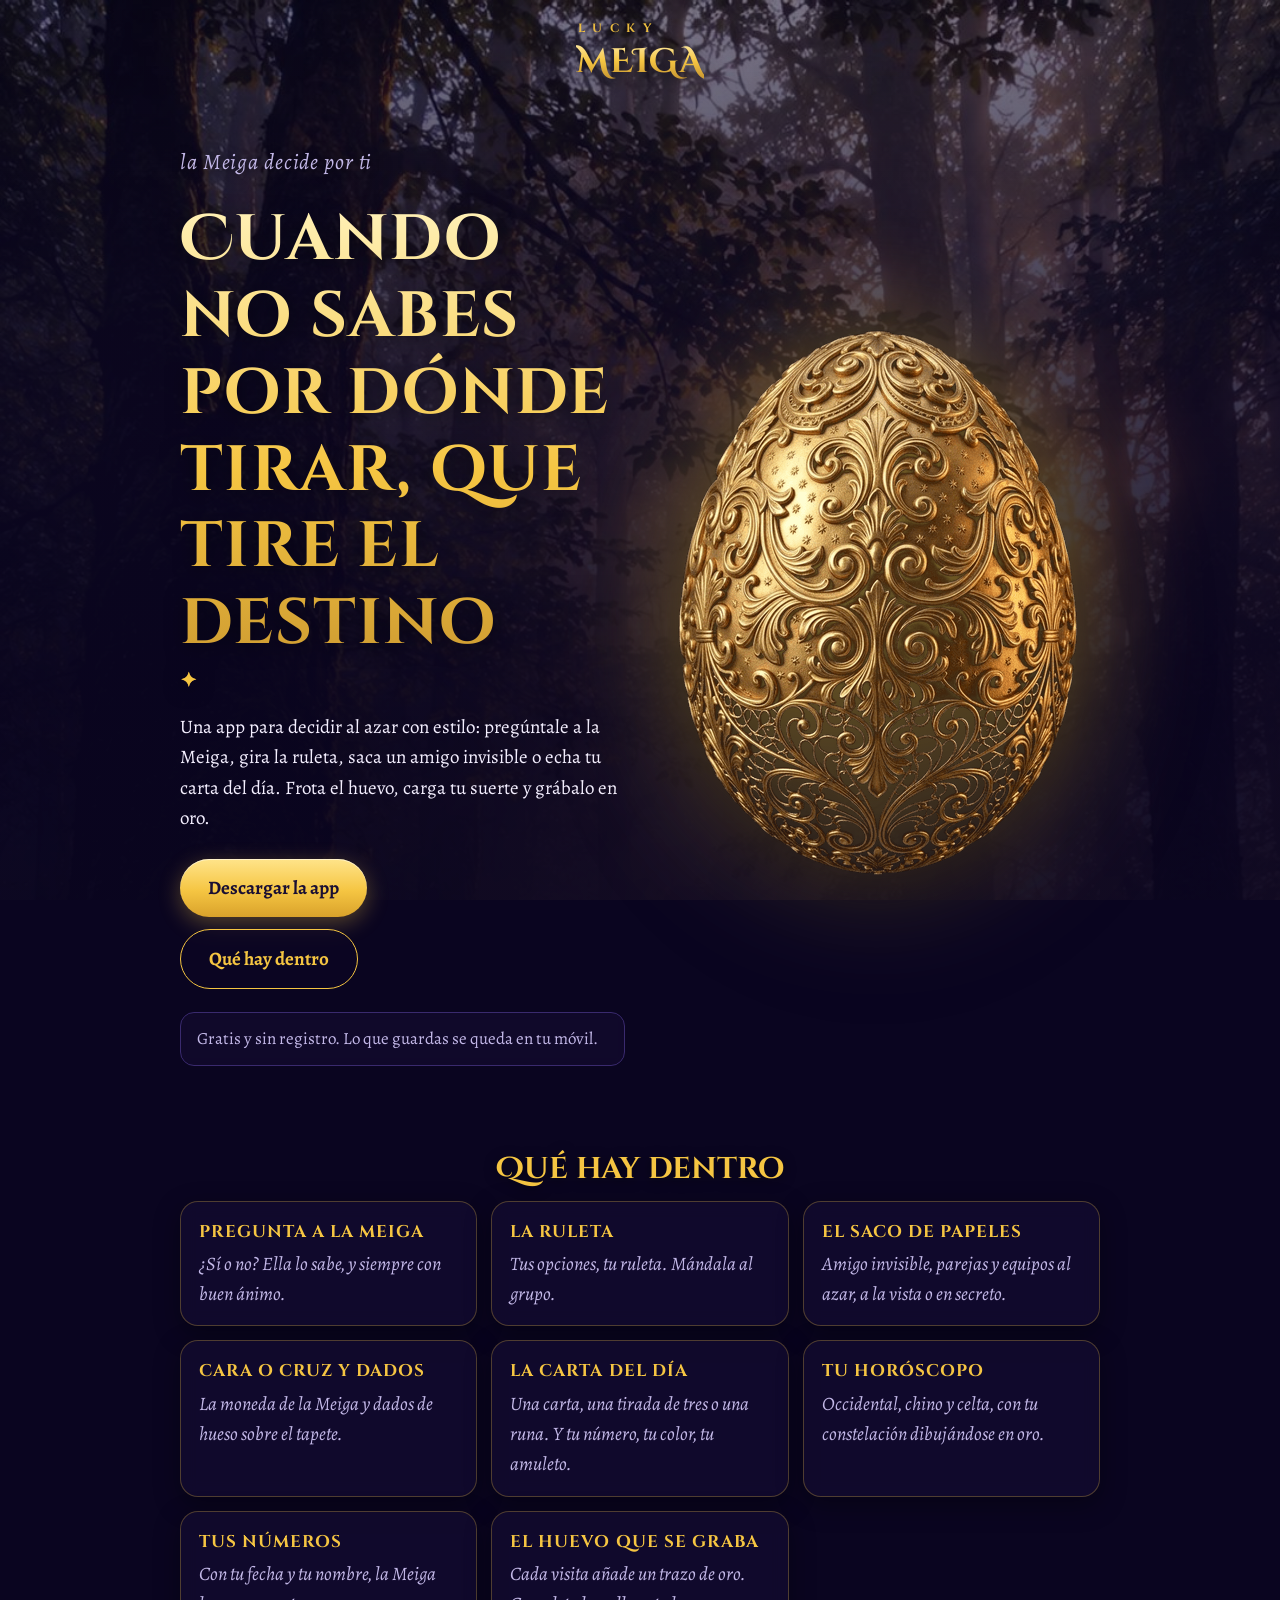
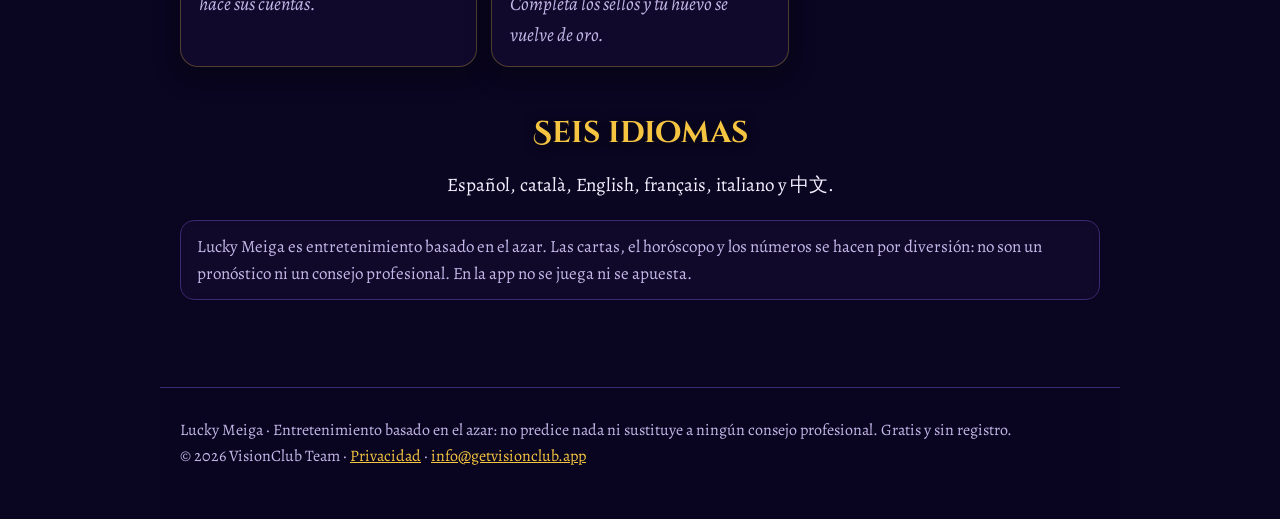
<file: index.html>
<!doctype html>
<html lang="es"><head><meta charset="utf-8"><meta name="viewport" content="width=device-width,initial-scale=1">
<title>Lucky Meiga · Que decida la suerte</title><meta name="description" content="Ruleta, sí o no, amigo invisible, dados, carta del día y horóscopo. La Meiga decide por ti. Gratis y sin registro.">
<meta property="og:title" content="Lucky Meiga · Que decida la suerte"><meta property="og:description" content="Ruleta, sí o no, amigo invisible, dados, carta del día y horóscopo. La Meiga decide por ti. Gratis y sin registro."><meta property="og:type" content="website">
<meta property="og:url" content="https://luckymeiga.com/"><meta property="og:image" content="https://luckymeiga.com/img/og.png">
<meta name="twitter:card" content="summary_large_image"><meta name="theme-color" content="#120a26">
<link rel="icon" href="/img/icono.png"><link rel="apple-touch-icon" href="/img/icono.png">
<link rel="preconnect" href="https://fonts.googleapis.com"><link rel="preconnect" href="https://fonts.gstatic.com" crossorigin>
<link href="https://fonts.googleapis.com/css2?family=Alegreya:ital,wght@0,500;0,700;1,500&family=Cinzel+Decorative:wght@700&family=Cinzel:wght@700&display=swap" rel="stylesheet">
<style>
:root{--fondo:#120a26;--oro:#f5c542;--texto:#f4efff;--suave:#c3b8e8;--tarjeta:#1d1442;--borde:#3a2a6e}
*{box-sizing:border-box}html{-webkit-text-size-adjust:100%}
body{margin:0;background:radial-gradient(120% 60% at 50% 0%,#2a1c63 0%,#150d33 45%,#0a0520 100%) fixed;color:var(--texto);font:19px/1.6 'Alegreya',Georgia,serif}
a{color:var(--oro)}
header{display:flex;align-items:center;justify-content:space-between;max-width:960px;margin:0 auto;padding:18px 20px}
header a.marca{font-family:'Cinzel Decorative',Georgia,serif;color:var(--oro);text-decoration:none;font-size:22px;letter-spacing:.05em}
nav a{margin-left:18px;color:var(--suave);text-decoration:none;font-size:17px}
main{max-width:960px;margin:0 auto;padding:10px 20px 70px}
h1,h2,h3{font-family:'Cinzel Decorative',Georgia,serif;color:var(--oro);line-height:1.2;font-weight:700}
h1{font-size:clamp(34px,7vw,64px);margin:.2em 0}
h2{font-size:clamp(22px,4vw,30px);margin:1.6em 0 .4em}
.hero{display:grid;grid-template-columns:1fr 1fr;gap:30px;align-items:center;padding:20px 0}
.hero img{width:100%;max-width:420px;justify-self:center;filter:drop-shadow(0 0 50px rgba(245,197,66,.35))}
.sub{font-style:italic;color:var(--suave);font-size:22px}
.boton{display:inline-block;background:var(--oro);color:#1a0f33;text-decoration:none;font-weight:700;padding:14px 28px;border-radius:999px;margin:6px 10px 6px 0;font-size:19px}
.boton.sec{background:transparent;color:var(--oro);border:1px solid var(--oro)}
.rejilla{display:grid;grid-template-columns:repeat(auto-fit,minmax(260px,1fr));gap:14px;margin-top:14px}
.tarjeta{background:var(--tarjeta);border:1px solid var(--borde);border-radius:18px;padding:16px 18px}
.tarjeta b{display:block;color:var(--oro);font-family:'Cinzel',Georgia,serif;letter-spacing:.06em;font-size:17px;text-transform:uppercase;margin-bottom:4px}
.tarjeta span{color:var(--suave);font-style:italic}
.centro{text-align:center}
footer{max-width:960px;margin:0 auto;padding:30px 20px 50px;color:var(--suave);font-size:16px;border-top:1px solid var(--borde)}
.aviso{background:#ffffff0d;border:1px solid var(--borde);border-radius:14px;padding:12px 16px;color:var(--suave);font-size:17px}
@media(max-width:720px){.hero{grid-template-columns:1fr;text-align:center}nav a{margin-left:12px}}
</style><link rel="stylesheet" href="/estilo.css"></head><body>
<header><a class="marca" href="/" aria-label="Lucky Meiga"><small>LUCKY</small><b>MEIGA</b></a><nav><a href="/privacidad/">Privacidad</a><a href="mailto:info@getvisionclub.app">Contacto</a></nav></header>

<main><section class="hero"><div><p class="sub">la Meiga decide por ti</p><h1>Cuando no sabes por dónde tirar, que tire el destino</h1>
<p>Una app para decidir al azar con estilo: pregúntale a la Meiga, gira la ruleta, saca un amigo invisible o echa tu carta del día. Frota el huevo, carga tu suerte y grábalo en oro.</p>
<div id="descargas"><a class="boton" id="b-ios" href="/app/">Descargar la app</a></div><a class="boton sec" href="#que">Qué hay dentro</a><p class="aviso">Gratis y sin registro. Lo que guardas se queda en tu móvil.</p></div>
<img src="/img/huevo-oro.png" alt="El huevo de oro de Lucky Meiga"></section>
<h2 id="que" class="centro">Qué hay dentro</h2>
<div class="rejilla">
<div class="tarjeta"><b>Pregunta a la Meiga</b><span>¿Sí o no? Ella lo sabe, y siempre con buen ánimo.</span></div>
<div class="tarjeta"><b>La ruleta</b><span>Tus opciones, tu ruleta. Mándala al grupo.</span></div>
<div class="tarjeta"><b>El saco de papeles</b><span>Amigo invisible, parejas y equipos al azar, a la vista o en secreto.</span></div>
<div class="tarjeta"><b>Cara o cruz y dados</b><span>La moneda de la Meiga y dados de hueso sobre el tapete.</span></div>
<div class="tarjeta"><b>La carta del día</b><span>Una carta, una tirada de tres o una runa. Y tu número, tu color, tu amuleto.</span></div>
<div class="tarjeta"><b>Tu horóscopo</b><span>Occidental, chino y celta, con tu constelación dibujándose en oro.</span></div>
<div class="tarjeta"><b>Tus números</b><span>Con tu fecha y tu nombre, la Meiga hace sus cuentas.</span></div>
<div class="tarjeta"><b>El huevo que se graba</b><span>Cada visita añade un trazo de oro. Completa los sellos y tu huevo se vuelve de oro.</span></div>
</div>
<h2 class="centro">Seis idiomas</h2><p class="centro">Español, català, English, français, italiano y 中文.</p>
<p class="aviso">Lucky Meiga es entretenimiento basado en el azar. Las cartas, el horóscopo y los números se hacen por diversión: no son un pronóstico ni un consejo profesional. En la app no se juega ni se apuesta.</p>
</main><footer>Lucky Meiga · Entretenimiento basado en el azar: no predice nada ni sustituye a ningún consejo profesional. Gratis y sin registro.
<br>© 2026 VisionClub Team · <a href="/privacidad/">Privacidad</a> · <a href="mailto:info@getvisionclub.app">info@getvisionclub.app</a></footer></body></html><script src="/tiendas.js"></script>
</file>
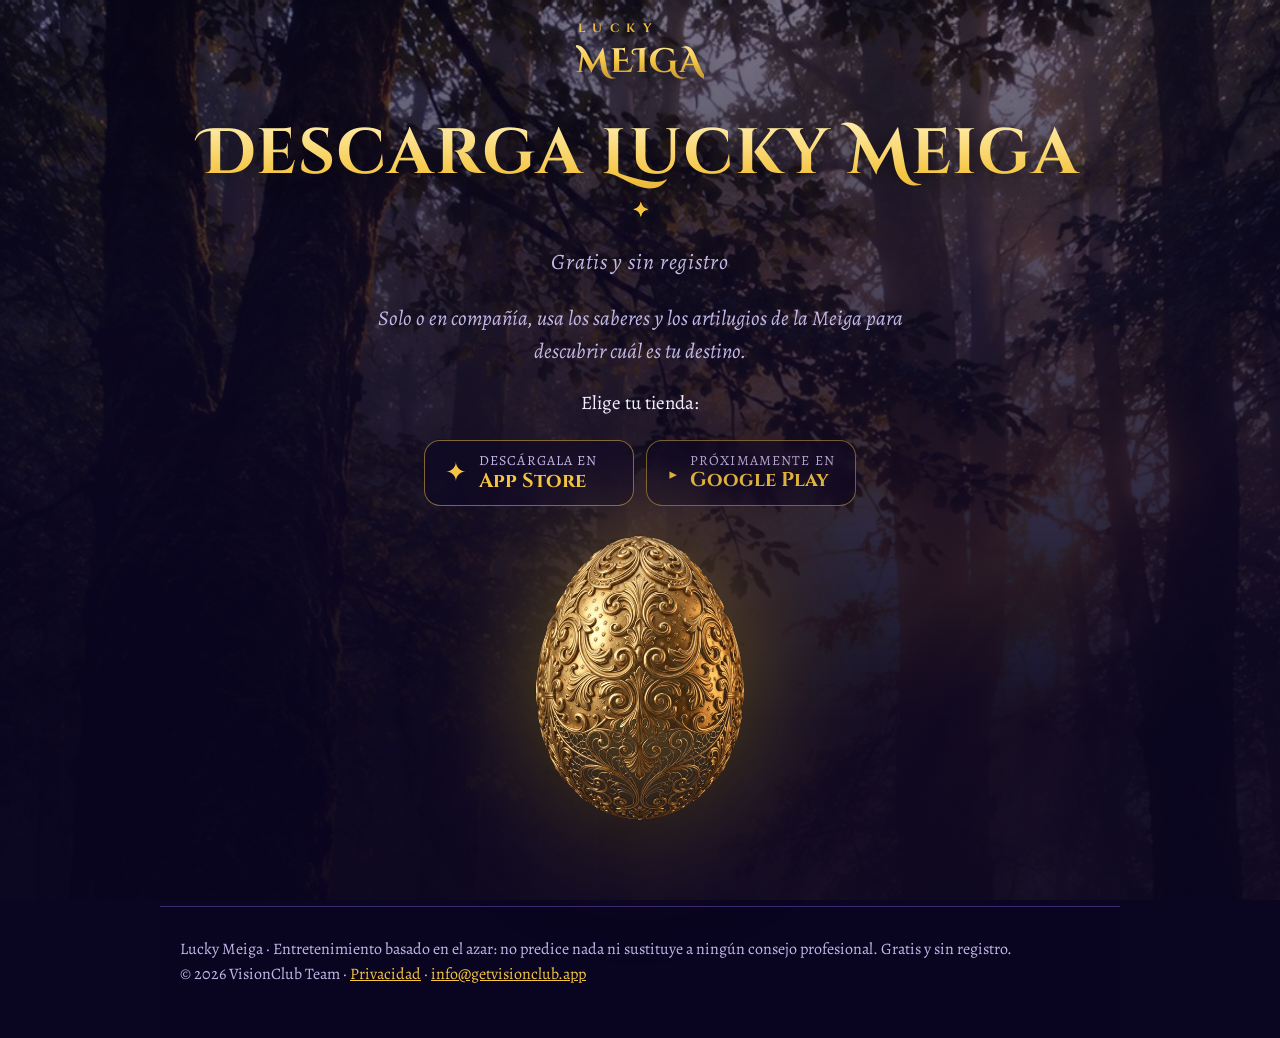
<file: app/index.html>
<!doctype html>
<html lang="es"><head><meta charset="utf-8"><meta name="viewport" content="width=device-width,initial-scale=1">
<title>Descargar Lucky Meiga</title><meta name="description" content="Descarga Lucky Meiga, gratis y sin registro.">
<meta property="og:title" content="Descargar Lucky Meiga"><meta property="og:description" content="Descarga Lucky Meiga, gratis y sin registro."><meta property="og:type" content="website">
<meta property="og:url" content="https://luckymeiga.com/app/"><meta property="og:image" content="https://luckymeiga.com/img/og.png">
<meta name="twitter:card" content="summary_large_image"><meta name="theme-color" content="#120a26">
<link rel="icon" href="/img/icono.png"><link rel="apple-touch-icon" href="/img/icono.png">
<link rel="preconnect" href="https://fonts.googleapis.com"><link rel="preconnect" href="https://fonts.gstatic.com" crossorigin>
<link href="https://fonts.googleapis.com/css2?family=Alegreya:ital,wght@0,500;0,700;1,500&family=Cinzel+Decorative:wght@700&family=Cinzel:wght@700&display=swap" rel="stylesheet">
<style>
:root{--fondo:#120a26;--oro:#f5c542;--texto:#f4efff;--suave:#c3b8e8;--tarjeta:#1d1442;--borde:#3a2a6e}
*{box-sizing:border-box}html{-webkit-text-size-adjust:100%}
body{margin:0;background:radial-gradient(120% 60% at 50% 0%,#2a1c63 0%,#150d33 45%,#0a0520 100%) fixed;color:var(--texto);font:19px/1.6 'Alegreya',Georgia,serif}
a{color:var(--oro)}
header{display:flex;align-items:center;justify-content:space-between;max-width:960px;margin:0 auto;padding:18px 20px}
header a.marca{font-family:'Cinzel Decorative',Georgia,serif;color:var(--oro);text-decoration:none;font-size:22px;letter-spacing:.05em}
nav a{margin-left:18px;color:var(--suave);text-decoration:none;font-size:17px}
main{max-width:960px;margin:0 auto;padding:10px 20px 70px}
h1,h2,h3{font-family:'Cinzel Decorative',Georgia,serif;color:var(--oro);line-height:1.2;font-weight:700}
h1{font-size:clamp(34px,7vw,64px);margin:.2em 0}
h2{font-size:clamp(22px,4vw,30px);margin:1.6em 0 .4em}
.hero{display:grid;grid-template-columns:1fr 1fr;gap:30px;align-items:center;padding:20px 0}
.hero img{width:100%;max-width:420px;justify-self:center;filter:drop-shadow(0 0 50px rgba(245,197,66,.35))}
.sub{font-style:italic;color:var(--suave);font-size:22px}
.boton{display:inline-block;background:var(--oro);color:#1a0f33;text-decoration:none;font-weight:700;padding:14px 28px;border-radius:999px;margin:6px 10px 6px 0;font-size:19px}
.boton.sec{background:transparent;color:var(--oro);border:1px solid var(--oro)}
.rejilla{display:grid;grid-template-columns:repeat(auto-fit,minmax(260px,1fr));gap:14px;margin-top:14px}
.tarjeta{background:var(--tarjeta);border:1px solid var(--borde);border-radius:18px;padding:16px 18px}
.tarjeta b{display:block;color:var(--oro);font-family:'Cinzel',Georgia,serif;letter-spacing:.06em;font-size:17px;text-transform:uppercase;margin-bottom:4px}
.tarjeta span{color:var(--suave);font-style:italic}
.centro{text-align:center}
footer{max-width:960px;margin:0 auto;padding:30px 20px 50px;color:var(--suave);font-size:16px;border-top:1px solid var(--borde)}
.aviso{background:#ffffff0d;border:1px solid var(--borde);border-radius:14px;padding:12px 16px;color:var(--suave);font-size:17px}
@media(max-width:720px){.hero{grid-template-columns:1fr;text-align:center}nav a{margin-left:12px}}
</style><link rel="stylesheet" href="/estilo.css"></head><body>
<header><a class="marca" href="/" aria-label="Lucky Meiga"><small>LUCKY</small><b>MEIGA</b></a><nav><a href="/privacidad/">Privacidad</a><a href="mailto:info@getvisionclub.app">Contacto</a></nav></header>

<main class="centro"><h1>Descarga Lucky Meiga</h1><p class="sub">Gratis y sin registro</p>
<p class="lema">Solo o en compañía, usa los saberes y los artilugios de la Meiga para descubrir cuál es tu destino.</p>
<p id="msg">Un momento…</p><div id="descargas" class="tiendas"></div>
<img src="/img/huevo-oro.png" alt="" style="width:220px;margin-top:20px;filter:drop-shadow(0 0 40px rgba(245,197,66,.35))"></main><footer>Lucky Meiga · Entretenimiento basado en el azar: no predice nada ni sustituye a ningún consejo profesional. Gratis y sin registro.
<br>© 2026 VisionClub Team · <a href="/privacidad/">Privacidad</a> · <a href="mailto:info@getvisionclub.app">info@getvisionclub.app</a></footer></body></html><script src="/tiendas.js"></script>
<script>
(function(){var T=window.TIENDAS||{},ua=navigator.userAgent||'',ios=/iPad|iPhone|iPod/.test(ua)||(navigator.platform==='MacIntel'&&navigator.maxTouchPoints>1),and=/Android/.test(ua);
var d=document.getElementById('descargas'),m=document.getElementById('msg');
function b(t,u,ic,pre){d.insertAdjacentHTML('beforeend',u?'<a class="tienda" href="'+u+'"><i>'+ic+'</i><div><span>'+pre+'</span><strong>'+t+'</strong></div></a>':'<div class="tienda pronto"><i>'+ic+'</i><div><span>Próximamente en</span><strong>'+t+'</strong></div></div>')}
if(!T.ios&&!T.android){m.textContent='Muy pronto en App Store y Google Play. Vuelve en unos días.';b('App Store','','\u2726','');b('Google Play','','\u25B6','');return}
if(ios&&T.ios){location.replace(T.ios);return} if(and&&T.android){location.replace(T.android);return}
m.textContent='Elige tu tienda:';b('App Store',T.ios,'\u2726','Descárgala en');b('Google Play',T.android,'\u25B6','Disponible en')})();
</script>
</file>
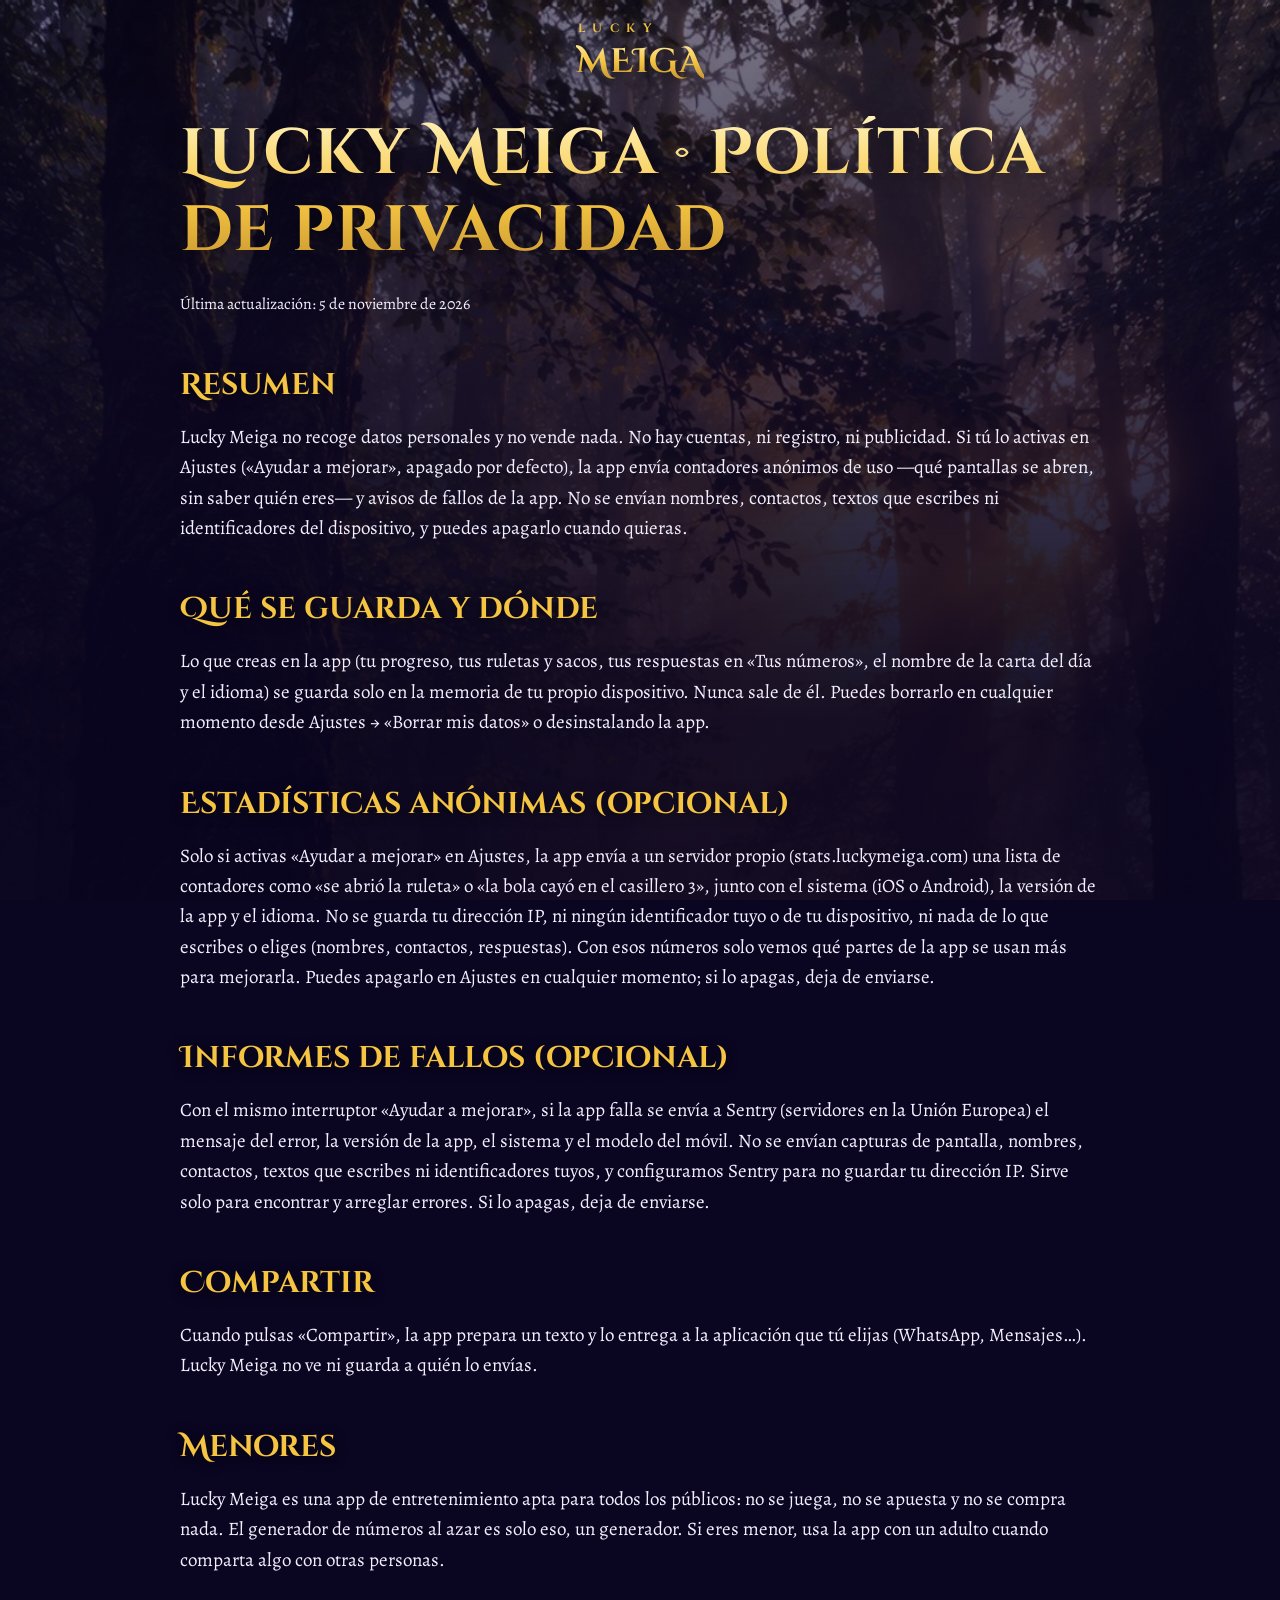
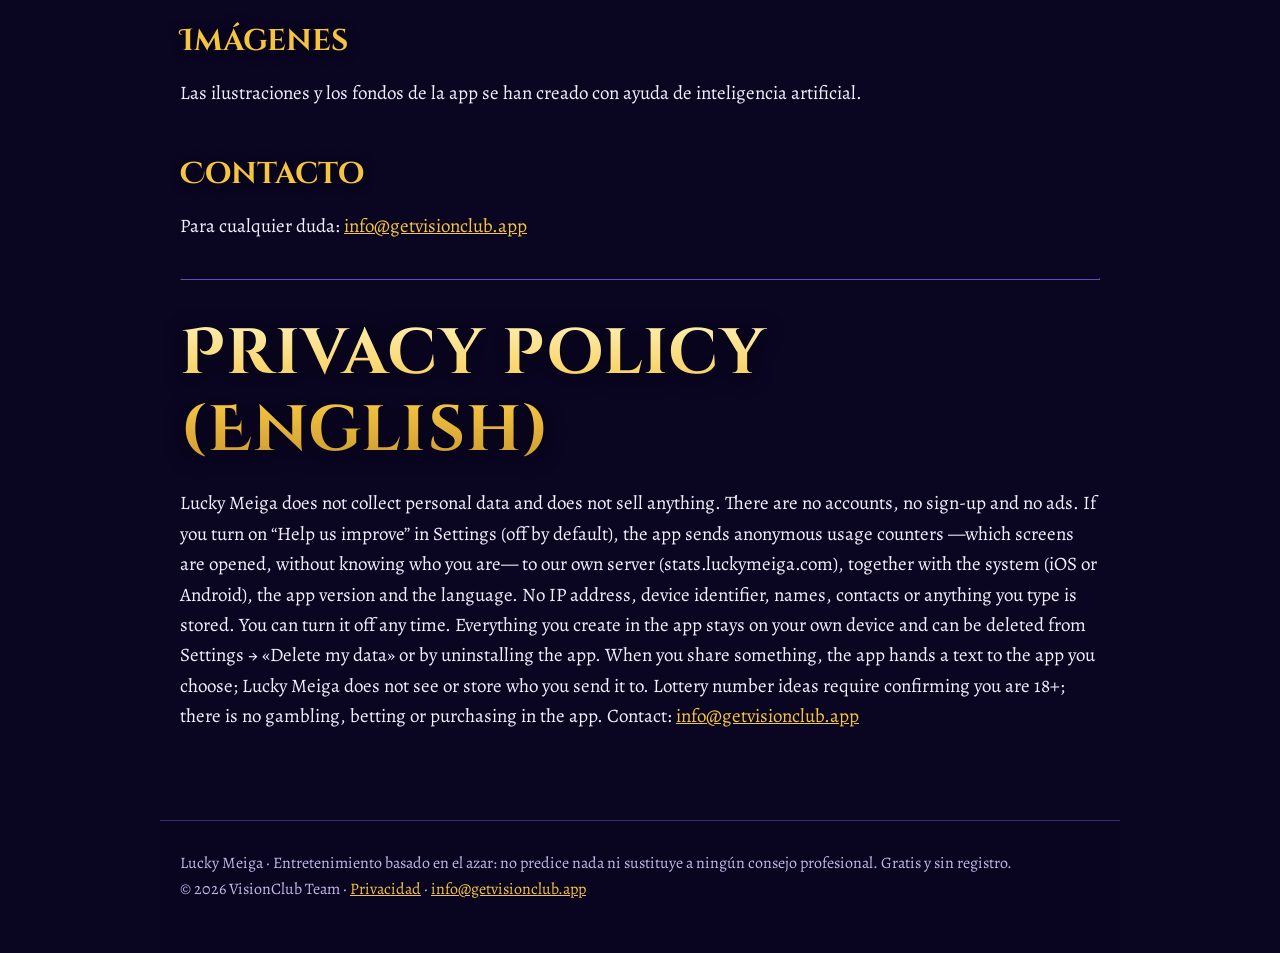
<file: privacidad/index.html>
<!doctype html>
<html lang="es"><head><meta charset="utf-8"><meta name="viewport" content="width=device-width,initial-scale=1">
<title>Lucky Meiga · Privacidad</title><meta name="description" content="Política de privacidad de Lucky Meiga: no recoge datos personales.">
<meta property="og:title" content="Lucky Meiga · Privacidad"><meta property="og:description" content="Política de privacidad de Lucky Meiga: no recoge datos personales."><meta property="og:type" content="website">
<meta property="og:url" content="https://luckymeiga.com/privacidad/"><meta property="og:image" content="https://luckymeiga.com/img/og.png">
<meta name="twitter:card" content="summary_large_image"><meta name="theme-color" content="#120a26">
<link rel="icon" href="/img/icono.png"><link rel="apple-touch-icon" href="/img/icono.png">
<link rel="preconnect" href="https://fonts.googleapis.com"><link rel="preconnect" href="https://fonts.gstatic.com" crossorigin>
<link href="https://fonts.googleapis.com/css2?family=Alegreya:ital,wght@0,500;0,700;1,500&family=Cinzel+Decorative:wght@700&family=Cinzel:wght@700&display=swap" rel="stylesheet">
<style>
:root{--fondo:#120a26;--oro:#f5c542;--texto:#f4efff;--suave:#c3b8e8;--tarjeta:#1d1442;--borde:#3a2a6e}
*{box-sizing:border-box}html{-webkit-text-size-adjust:100%}
body{margin:0;background:radial-gradient(120% 60% at 50% 0%,#2a1c63 0%,#150d33 45%,#0a0520 100%) fixed;color:var(--texto);font:19px/1.6 'Alegreya',Georgia,serif}
a{color:var(--oro)}
header{display:flex;align-items:center;justify-content:space-between;max-width:960px;margin:0 auto;padding:18px 20px}
header a.marca{font-family:'Cinzel Decorative',Georgia,serif;color:var(--oro);text-decoration:none;font-size:22px;letter-spacing:.05em}
nav a{margin-left:18px;color:var(--suave);text-decoration:none;font-size:17px}
main{max-width:960px;margin:0 auto;padding:10px 20px 70px}
h1,h2,h3{font-family:'Cinzel Decorative',Georgia,serif;color:var(--oro);line-height:1.2;font-weight:700}
h1{font-size:clamp(34px,7vw,64px);margin:.2em 0}
h2{font-size:clamp(22px,4vw,30px);margin:1.6em 0 .4em}
.hero{display:grid;grid-template-columns:1fr 1fr;gap:30px;align-items:center;padding:20px 0}
.hero img{width:100%;max-width:420px;justify-self:center;filter:drop-shadow(0 0 50px rgba(245,197,66,.35))}
.sub{font-style:italic;color:var(--suave);font-size:22px}
.boton{display:inline-block;background:var(--oro);color:#1a0f33;text-decoration:none;font-weight:700;padding:14px 28px;border-radius:999px;margin:6px 10px 6px 0;font-size:19px}
.boton.sec{background:transparent;color:var(--oro);border:1px solid var(--oro)}
.rejilla{display:grid;grid-template-columns:repeat(auto-fit,minmax(260px,1fr));gap:14px;margin-top:14px}
.tarjeta{background:var(--tarjeta);border:1px solid var(--borde);border-radius:18px;padding:16px 18px}
.tarjeta b{display:block;color:var(--oro);font-family:'Cinzel',Georgia,serif;letter-spacing:.06em;font-size:17px;text-transform:uppercase;margin-bottom:4px}
.tarjeta span{color:var(--suave);font-style:italic}
.centro{text-align:center}
footer{max-width:960px;margin:0 auto;padding:30px 20px 50px;color:var(--suave);font-size:16px;border-top:1px solid var(--borde)}
.aviso{background:#ffffff0d;border:1px solid var(--borde);border-radius:14px;padding:12px 16px;color:var(--suave);font-size:17px}
@media(max-width:720px){.hero{grid-template-columns:1fr;text-align:center}nav a{margin-left:12px}}
</style><link rel="stylesheet" href="/estilo.css"></head><body>
<header><a class="marca" href="/" aria-label="Lucky Meiga"><small>LUCKY</small><b>MEIGA</b></a><nav><a href="/privacidad/">Privacidad</a><a href="mailto:info@getvisionclub.app">Contacto</a></nav></header>
<main>
<h1>Lucky Meiga · Política de privacidad</h1>
<p><small>Última actualización: 5 de noviembre de 2026</small></p>

<h2>Resumen</h2>
<p>Lucky Meiga no recoge datos personales y no vende nada. No hay cuentas, ni registro, ni publicidad. Si tú lo activas en Ajustes («Ayudar a mejorar», apagado por defecto), la app envía contadores anónimos de uso —qué pantallas se abren, sin saber quién eres— y avisos de fallos de la app. No se envían nombres, contactos, textos que escribes ni identificadores del dispositivo, y puedes apagarlo cuando quieras.</p>

<h2>Qué se guarda y dónde</h2>
<p>Lo que creas en la app (tu progreso, tus ruletas y sacos, tus respuestas en «Tus números», el nombre de la carta del día y el idioma) se guarda solo en la memoria de tu propio dispositivo. Nunca sale de él. Puedes borrarlo en cualquier momento desde Ajustes → «Borrar mis datos» o desinstalando la app.</p>

<h2>Estadísticas anónimas (opcional)</h2>
<p>Solo si activas «Ayudar a mejorar» en Ajustes, la app envía a un servidor propio (stats.luckymeiga.com) una lista de contadores como «se abrió la ruleta» o «la bola cayó en el casillero 3», junto con el sistema (iOS o Android), la versión de la app y el idioma. No se guarda tu dirección IP, ni ningún identificador tuyo o de tu dispositivo, ni nada de lo que escribes o eliges (nombres, contactos, respuestas). Con esos números solo vemos qué partes de la app se usan más para mejorarla. Puedes apagarlo en Ajustes en cualquier momento; si lo apagas, deja de enviarse.</p>

<h2>Informes de fallos (opcional)</h2>
<p>Con el mismo interruptor «Ayudar a mejorar», si la app falla se envía a Sentry (servidores en la Unión Europea) el mensaje del error, la versión de la app, el sistema y el modelo del móvil. No se envían capturas de pantalla, nombres, contactos, textos que escribes ni identificadores tuyos, y configuramos Sentry para no guardar tu dirección IP. Sirve solo para encontrar y arreglar errores. Si lo apagas, deja de enviarse.</p>

<h2>Compartir</h2>
<p>Cuando pulsas «Compartir», la app prepara un texto y lo entrega a la aplicación que tú elijas (WhatsApp, Mensajes…). Lucky Meiga no ve ni guarda a quién lo envías.</p>

<h2>Menores</h2>
<p>Lucky Meiga es una app de entretenimiento apta para todos los públicos: no se juega, no se apuesta y no se compra nada. El generador de números al azar es solo eso, un generador. Si eres menor, usa la app con un adulto cuando comparta algo con otras personas.</p>

<h2>Imágenes</h2>
<p>Las ilustraciones y los fondos de la app se han creado con ayuda de inteligencia artificial.</p>

<h2>Contacto</h2>
<p>Para cualquier duda: <a style="color:var(--oro)" href="mailto:info@getvisionclub.app">info@getvisionclub.app</a></p>

<hr style="border-color:#3a2a6e;margin:36px 0">
<h1>Privacy policy (English)</h1>
<p>Lucky Meiga does not collect personal data and does not sell anything. There are no accounts, no sign-up and no ads. If you turn on “Help us improve” in Settings (off by default), the app sends anonymous usage counters —which screens are opened, without knowing who you are— to our own server (stats.luckymeiga.com), together with the system (iOS or Android), the app version and the language. No IP address, device identifier, names, contacts or anything you type is stored. You can turn it off any time. Everything you create in the app stays on your own device and can be deleted from Settings → «Delete my data» or by uninstalling the app. When you share something, the app hands a text to the app you choose; Lucky Meiga does not see or store who you send it to. Lottery number ideas require confirming you are 18+; there is no gambling, betting or purchasing in the app. Contact: <a style="color:var(--oro)" href="mailto:info@getvisionclub.app">info@getvisionclub.app</a></p>
</main><footer>Lucky Meiga · Entretenimiento basado en el azar: no predice nada ni sustituye a ningún consejo profesional. Gratis y sin registro.
<br>© 2026 VisionClub Team · <a href="/privacidad/">Privacidad</a> · <a href="mailto:info@getvisionclub.app">info@getvisionclub.app</a></footer></body></html>
</file>
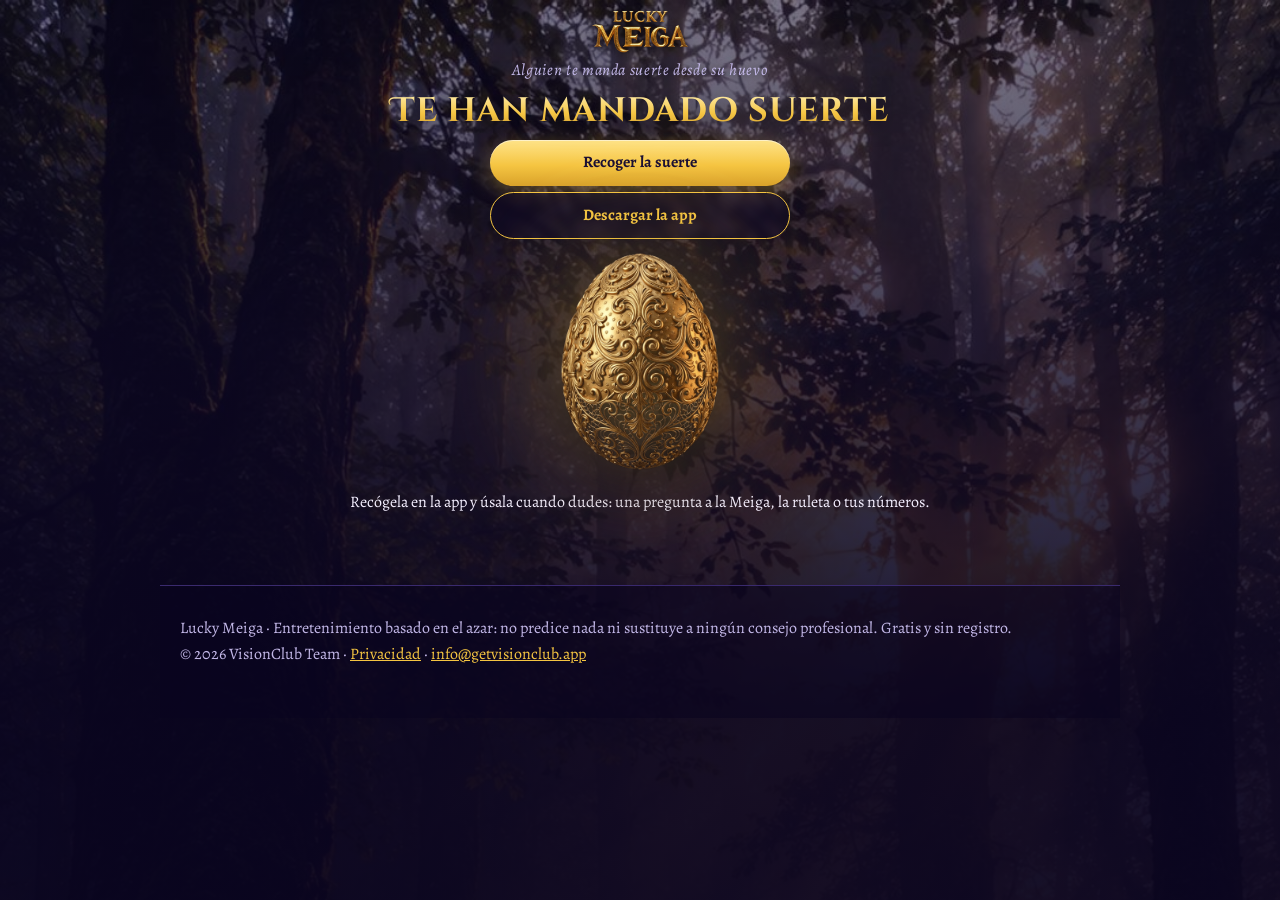
<file: regalo/index.html>
<!doctype html>
<html lang="es"><head><meta charset="utf-8"><meta name="viewport" content="width=device-width,initial-scale=1">
<title>Te han mandado suerte · Lucky Meiga</title><meta name="description" content="Alguien ha frotado su huevo por ti. Recoge su suerte en Lucky Meiga.">
<meta property="og:title" content="Te han mandado suerte · Lucky Meiga"><meta property="og:description" content="Alguien ha frotado su huevo por ti. Recoge su suerte en Lucky Meiga."><meta property="og:type" content="website">
<meta property="og:url" content="https://luckymeiga.com/regalo/"><meta property="og:image" content="https://luckymeiga.com/img/og-felicita.jpg">
<meta name="twitter:card" content="summary_large_image"><meta name="theme-color" content="#120a26">
<link rel="icon" href="/img/icono.png"><link rel="apple-touch-icon" href="/img/icono.png">
<link rel="preconnect" href="https://fonts.googleapis.com"><link rel="preconnect" href="https://fonts.gstatic.com" crossorigin>
<link href="https://fonts.googleapis.com/css2?family=Alegreya:ital,wght@0,500;0,700;1,500&family=Cinzel+Decorative:wght@700&family=Cinzel:wght@700&display=swap" rel="stylesheet">
<style>
:root{--fondo:#120a26;--oro:#f5c542;--texto:#f4efff;--suave:#c3b8e8;--tarjeta:#1d1442;--borde:#3a2a6e}
*{box-sizing:border-box}html{-webkit-text-size-adjust:100%}
body{margin:0;background:radial-gradient(120% 60% at 50% 0%,#2a1c63 0%,#150d33 45%,#0a0520 100%) fixed;color:var(--texto);font:19px/1.6 'Alegreya',Georgia,serif}
a{color:var(--oro)}
header{display:flex;align-items:center;justify-content:space-between;max-width:960px;margin:0 auto;padding:18px 20px}
header a.marca{font-family:'Cinzel Decorative',Georgia,serif;color:var(--oro);text-decoration:none;font-size:22px;letter-spacing:.05em}
nav a{margin-left:18px;color:var(--suave);text-decoration:none;font-size:17px}
main{max-width:960px;margin:0 auto;padding:10px 20px 70px}
h1,h2,h3{font-family:'Cinzel Decorative',Georgia,serif;color:var(--oro);line-height:1.2;font-weight:700}
h1{font-size:clamp(34px,7vw,64px);margin:.2em 0}
h2{font-size:clamp(22px,4vw,30px);margin:1.6em 0 .4em}
.hero{display:grid;grid-template-columns:1fr 1fr;gap:30px;align-items:center;padding:20px 0}
.hero img{width:100%;max-width:420px;justify-self:center;filter:drop-shadow(0 0 50px rgba(245,197,66,.35))}
.sub{font-style:italic;color:var(--suave);font-size:22px}
.boton{display:inline-block;background:var(--oro);color:#1a0f33;text-decoration:none;font-weight:700;padding:14px 28px;border-radius:999px;margin:6px 10px 6px 0;font-size:19px}
.boton.sec{background:transparent;color:var(--oro);border:1px solid var(--oro)}
.rejilla{display:grid;grid-template-columns:repeat(auto-fit,minmax(260px,1fr));gap:14px;margin-top:14px}
.tarjeta{background:var(--tarjeta);border:1px solid var(--borde);border-radius:18px;padding:16px 18px}
.tarjeta b{display:block;color:var(--oro);font-family:'Cinzel',Georgia,serif;letter-spacing:.06em;font-size:17px;text-transform:uppercase;margin-bottom:4px}
.tarjeta span{color:var(--suave);font-style:italic}
.centro{text-align:center}
footer{max-width:960px;margin:0 auto;padding:30px 20px 50px;color:var(--suave);font-size:16px;border-top:1px solid var(--borde)}
.aviso{background:#ffffff0d;border:1px solid var(--borde);border-radius:14px;padding:12px 16px;color:var(--suave);font-size:17px}
@media(max-width:720px){.hero{grid-template-columns:1fr;text-align:center}nav a{margin-left:12px}}
</style><link rel="stylesheet" href="/estilo.css">
<style>
/* Ajuste para móvil: que el huevo se vea sin hacer scroll (logo, título y botones más contenidos). */
header{padding:10px 16px 0}
header a.marca img{width:96px!important}
main.centro{padding-top:0}
main.centro>h1{font-size:clamp(24px,7vw,34px);margin:10px 0 6px}
main.centro>h1::after{display:none!important}
.sub{font-size:16px;line-height:1.4;margin:6px 0 4px}
#descargas{margin:8px 0 2px}
#descargas .boton{display:block;max-width:300px;margin:6px auto;padding:10px 18px;font-size:16px}
main.centro>img{width:auto!important;max-width:60%;max-height:25vh;margin-top:4px}
main.centro>p:last-of-type{font-size:16px;margin:6px 0 0}
main.centro>p[style]{font-size:18px!important;margin:2px auto!important}
</style>
</head><body>
<header><a class="marca" href="/" aria-label="Lucky Meiga"><img src="/img/logo-oro.png" alt="Lucky Meiga" width="640" height="302" style="display:block;width:150px;height:auto;filter:drop-shadow(0 2px 8px rgba(0,0,0,.55))"></a><nav><a href="/privacidad/">Privacidad</a><a href="mailto:info@getvisionclub.app">Contacto</a></nav></header>

<main class="centro"><p class="sub" id="de">Alguien te manda suerte desde su huevo</p><h1 id="titulo">Te han mandado suerte</h1>
<div id="descargas"><a class="boton" id="abrir" href="luckymeiga://regalo">Recoger la suerte</a> <a class="boton sec" href="/app/">Descargar la app</a></div>
<img id="huevo" src="/img/huevo-oro.png" alt="Huevo de oro" style="width:260px;filter:drop-shadow(0 0 60px rgba(245,197,66,.45))">
<p>Recógela en la app y úsala cuando dudes: una pregunta a la Meiga, la ruleta o tus números.</p>
</main><footer>Lucky Meiga · Entretenimiento basado en el azar: no predice nada ni sustituye a ningún consejo profesional. Gratis y sin registro.
<br>© 2026 VisionClub Team · <a href="/privacidad/">Privacidad</a> · <a href="mailto:info@getvisionclub.app">info@getvisionclub.app</a></footer></body></html><script src="/tiendas.js"></script><script src="/abrir.js" defer></script>
<script>
(function(){var p=new URLSearchParams(location.search),lim=function(v,n){return (v||'').replace(/[\r\n]+/g,' ').trim().slice(0,n)},de=lim(p.get('de'),24),para=lim(p.get('para'),24),texto=lim(p.get('t'),120),m=p.get('m');
var $=function(i){return document.getElementById(i)};
// Con nombre: «Pedro te manda suerte» (la suerte viene de una persona, no de «alguien»).
if(de){$('de').textContent='Un regalo para ti, desde su huevo de castaño';$('titulo').textContent=de+' te manda suerte';document.title=de+' te manda suerte · Lucky Meiga';$('abrir').href='luckymeiga://regalo?de='+encodeURIComponent(de)}
// Felicitación (m = ocasión): título de la ocasión, a quién va y, si lo hay, el mensaje personal. La app lo enseña en un pergamino.
var T=['¡Feliz cumpleaños!','¡Feliz santo!','¡Feliz aniversario!','¡Enhorabuena!','¡Ánimo!','¡Hoy es tu día!'];
if(/^[0-5]$/.test(m||'')){var tt=T[+m]+(para?' '+para:'');$('titulo').textContent=tt;document.title=tt+' · Lucky Meiga';
$('de').textContent=(m==='4'?'La Meiga y el huevo de castaño mágico te mandan su fuerza':'La Meiga y el huevo de castaño mágico te felicitan')+(de?' · De parte de '+de:'');
if(texto){var q=document.createElement('p');q.style.cssText='font-style:italic;font-size:22px;color:#f2d58a;max-width:520px;margin:6px auto';q.textContent='«'+texto+'»';$('titulo').after(q)}
$('abrir').textContent='Abrir mi felicitación en la app';$('huevo').src='/img/huevo-lazo.png';$('huevo').alt='Huevo de castaño con lazo de oro';
$('abrir').href='luckymeiga://regalo?'+p.toString()}})();
</script>
</file>
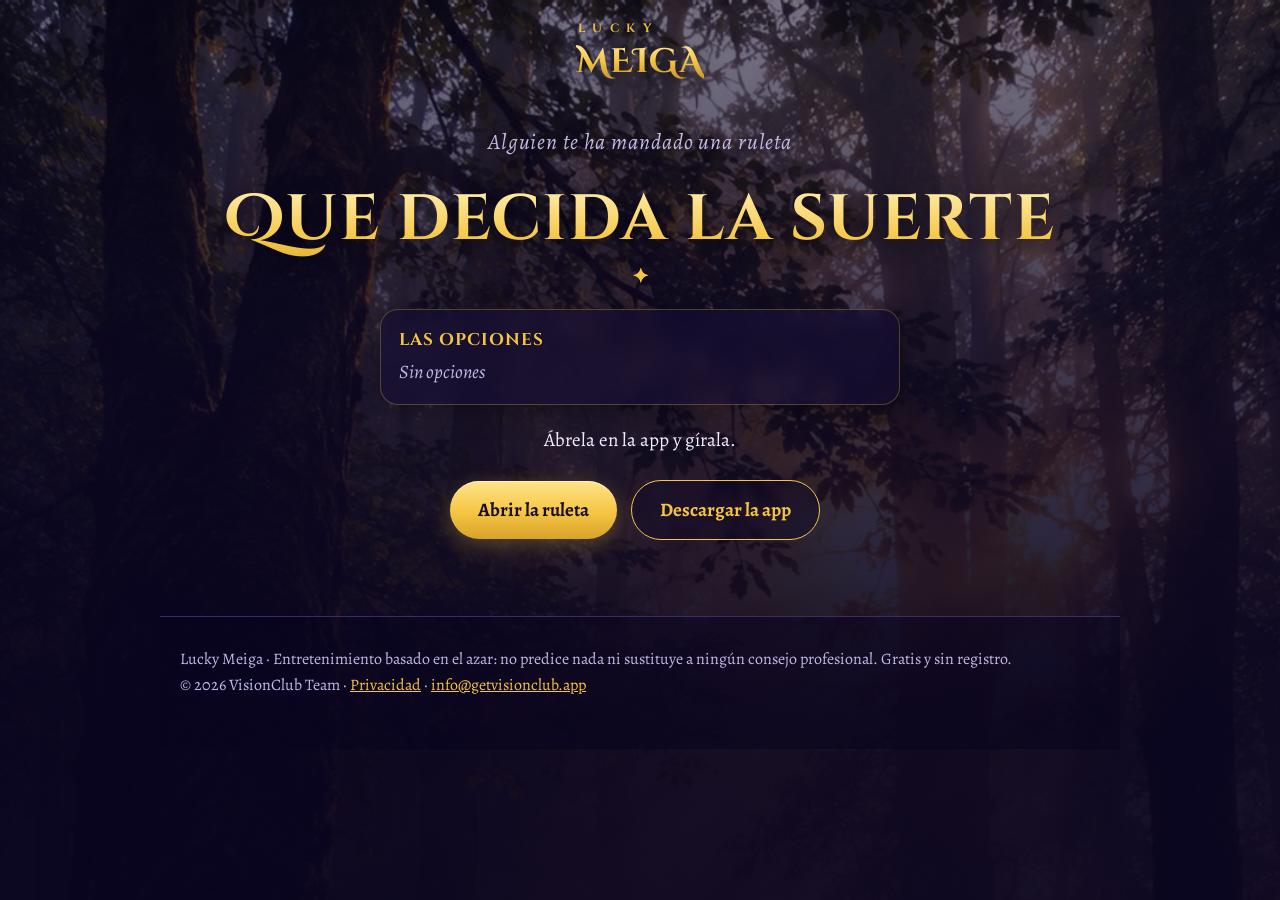
<file: ruleta/index.html>
<!doctype html>
<html lang="es"><head><meta charset="utf-8"><meta name="viewport" content="width=device-width,initial-scale=1">
<title>Una ruleta para ti · Lucky Meiga</title><meta name="description" content="Te han mandado una ruleta. Ábrela en Lucky Meiga y que decida la suerte.">
<meta property="og:title" content="Una ruleta para ti · Lucky Meiga"><meta property="og:description" content="Te han mandado una ruleta. Ábrela en Lucky Meiga y que decida la suerte."><meta property="og:type" content="website">
<meta property="og:url" content="https://luckymeiga.com/ruleta/"><meta property="og:image" content="https://luckymeiga.com/img/og.png">
<meta name="twitter:card" content="summary_large_image"><meta name="theme-color" content="#120a26">
<link rel="icon" href="/img/icono.png"><link rel="apple-touch-icon" href="/img/icono.png">
<link rel="preconnect" href="https://fonts.googleapis.com"><link rel="preconnect" href="https://fonts.gstatic.com" crossorigin>
<link href="https://fonts.googleapis.com/css2?family=Alegreya:ital,wght@0,500;0,700;1,500&family=Cinzel+Decorative:wght@700&family=Cinzel:wght@700&display=swap" rel="stylesheet">
<style>
:root{--fondo:#120a26;--oro:#f5c542;--texto:#f4efff;--suave:#c3b8e8;--tarjeta:#1d1442;--borde:#3a2a6e}
*{box-sizing:border-box}html{-webkit-text-size-adjust:100%}
body{margin:0;background:radial-gradient(120% 60% at 50% 0%,#2a1c63 0%,#150d33 45%,#0a0520 100%) fixed;color:var(--texto);font:19px/1.6 'Alegreya',Georgia,serif}
a{color:var(--oro)}
header{display:flex;align-items:center;justify-content:space-between;max-width:960px;margin:0 auto;padding:18px 20px}
header a.marca{font-family:'Cinzel Decorative',Georgia,serif;color:var(--oro);text-decoration:none;font-size:22px;letter-spacing:.05em}
nav a{margin-left:18px;color:var(--suave);text-decoration:none;font-size:17px}
main{max-width:960px;margin:0 auto;padding:10px 20px 70px}
h1,h2,h3{font-family:'Cinzel Decorative',Georgia,serif;color:var(--oro);line-height:1.2;font-weight:700}
h1{font-size:clamp(34px,7vw,64px);margin:.2em 0}
h2{font-size:clamp(22px,4vw,30px);margin:1.6em 0 .4em}
.hero{display:grid;grid-template-columns:1fr 1fr;gap:30px;align-items:center;padding:20px 0}
.hero img{width:100%;max-width:420px;justify-self:center;filter:drop-shadow(0 0 50px rgba(245,197,66,.35))}
.sub{font-style:italic;color:var(--suave);font-size:22px}
.boton{display:inline-block;background:var(--oro);color:#1a0f33;text-decoration:none;font-weight:700;padding:14px 28px;border-radius:999px;margin:6px 10px 6px 0;font-size:19px}
.boton.sec{background:transparent;color:var(--oro);border:1px solid var(--oro)}
.rejilla{display:grid;grid-template-columns:repeat(auto-fit,minmax(260px,1fr));gap:14px;margin-top:14px}
.tarjeta{background:var(--tarjeta);border:1px solid var(--borde);border-radius:18px;padding:16px 18px}
.tarjeta b{display:block;color:var(--oro);font-family:'Cinzel',Georgia,serif;letter-spacing:.06em;font-size:17px;text-transform:uppercase;margin-bottom:4px}
.tarjeta span{color:var(--suave);font-style:italic}
.centro{text-align:center}
footer{max-width:960px;margin:0 auto;padding:30px 20px 50px;color:var(--suave);font-size:16px;border-top:1px solid var(--borde)}
.aviso{background:#ffffff0d;border:1px solid var(--borde);border-radius:14px;padding:12px 16px;color:var(--suave);font-size:17px}
@media(max-width:720px){.hero{grid-template-columns:1fr;text-align:center}nav a{margin-left:12px}}
</style><link rel="stylesheet" href="/estilo.css"></head><body>
<header><a class="marca" href="/" aria-label="Lucky Meiga"><small>LUCKY</small><b>MEIGA</b></a><nav><a href="/privacidad/">Privacidad</a><a href="mailto:info@getvisionclub.app">Contacto</a></nav></header>

<main class="centro"><p class="sub">Alguien te ha mandado una ruleta</p><h1 id="t">Que decida la suerte</h1>
<div class="tarjeta" style="max-width:520px;margin:20px auto;text-align:left"><b>Las opciones</b><span id="ops">…</span></div>
<p>Ábrela en la app y gírala.</p>
<div id="descargas"><a class="boton" id="abrir" href="luckymeiga://ruleta">Abrir la ruleta</a> <a class="boton sec" href="/app/">Descargar la app</a></div></main><footer>Lucky Meiga · Entretenimiento basado en el azar: no predice nada ni sustituye a ningún consejo profesional. Gratis y sin registro.
<br>© 2026 VisionClub Team · <a href="/privacidad/">Privacidad</a> · <a href="mailto:info@getvisionclub.app">info@getvisionclub.app</a></footer></body></html><script src="/tiendas.js"></script><script src="/abrir.js" defer></script>
<script>
(function(){var p=new URLSearchParams(location.search),o=(p.get('o')||'').split('|').map(function(x){return x.trim()}).filter(Boolean).slice(0,12),t=(p.get('t')||'').slice(0,60);
if(t)document.getElementById('t').textContent=t;
var ul=document.getElementById('ops');ul.textContent=o.length?o.join(' · '):'Sin opciones';
document.getElementById('abrir').href='luckymeiga://ruleta'+location.search})();
</script>
</file>
<file: estilo.css>
/* Mejoras de presencia compartidas por todas las páginas de luckymeiga.com:
   bosque de fondo, logotipo con «LUCKY» sobre «MEIGA», oro con brillo y tarjetas de cristal. */
body{background:#0a0520;position:relative;min-height:100vh}
/* El bosque va en un pseudo-elemento fijo (iOS ignora background-attachment: fixed). */
body::before{content:"";position:fixed;inset:0;z-index:-2;background:url(/img/bosque.jpg) center top/cover no-repeat}
body::after{content:"";position:fixed;inset:0;z-index:-1;background:linear-gradient(180deg,rgba(14,8,38,.55) 0%,rgba(14,8,38,.78) 38%,rgba(10,5,32,.95) 80%)}

header a.marca{display:flex;flex-direction:column;align-items:flex-start;line-height:1;letter-spacing:0;text-decoration:none}
header a.marca small{font:700 12px 'Cinzel',Georgia,serif;letter-spacing:.62em;color:var(--oro);margin:0 0 3px 2px;opacity:.95}
header a.marca b{font:700 34px 'Cinzel Decorative',Georgia,serif;letter-spacing:.03em;background:linear-gradient(180deg,#fff1b8 0%,#f5c542 48%,#b8862b 100%);-webkit-background-clip:text;background-clip:text;color:transparent;filter:drop-shadow(0 2px 6px rgba(0,0,0,.55))}
header{padding:20px 20px 8px;justify-content:center}
/* Privacidad y Contacto ya están en el pie de cada página: arriba molestaban en mitad de la cabecera. */
header nav{display:none}
nav a{padding:8px 4px;border-bottom:1px solid transparent;transition:border-color .2s,color .2s}
nav a:hover{color:var(--oro);border-color:var(--oro)}

h1{background:linear-gradient(180deg,#fff1b8 0%,#f5c542 55%,#c9962f 100%);-webkit-background-clip:text;background-clip:text;color:transparent;text-shadow:none;filter:drop-shadow(0 3px 10px rgba(0,0,0,.5));letter-spacing:.02em}
h2{text-shadow:0 2px 12px rgba(0,0,0,.6)}
.sub{letter-spacing:.04em;text-shadow:0 1px 8px rgba(0,0,0,.6)}
/* Adorno de oro bajo el título: una línea con un rombo en el centro. */
main.centro>h1::after,.hero h1::after{content:"✦";display:block;font-size:20px;color:var(--oro);-webkit-text-fill-color:var(--oro);margin-top:6px;letter-spacing:0}

/* El huevo respira con un halo dorado. */
.hero img,main.centro>img{animation:flota 6s ease-in-out infinite;filter:drop-shadow(0 0 60px rgba(245,197,66,.45)) drop-shadow(0 18px 24px rgba(0,0,0,.55))!important}
@keyframes flota{0%,100%{transform:translateY(0)}50%{transform:translateY(-10px)}}
@media(prefers-reduced-motion:reduce){.hero img,main.centro>img{animation:none}}

.boton{background:linear-gradient(180deg,#ffe48a,#f5c542 55%,#d9a22b);box-shadow:0 6px 22px rgba(245,197,66,.32),inset 0 1px 0 rgba(255,255,255,.55);transition:transform .15s,box-shadow .2s}
.boton:hover{transform:translateY(-2px);box-shadow:0 10px 28px rgba(245,197,66,.45),inset 0 1px 0 rgba(255,255,255,.6)}
.boton.sec{background:rgba(14,8,38,.45);box-shadow:none;backdrop-filter:blur(4px)}

.tarjeta{background:rgba(22,14,52,.62);backdrop-filter:blur(8px);-webkit-backdrop-filter:blur(8px);border-color:rgba(245,197,66,.28);box-shadow:0 8px 26px rgba(0,0,0,.35);transition:transform .2s,border-color .2s}
.tarjeta:hover{transform:translateY(-3px);border-color:var(--oro)}
.aviso{background:rgba(22,14,52,.55);backdrop-filter:blur(6px);-webkit-backdrop-filter:blur(6px)}
footer{background:rgba(10,5,32,.55)}

/* Insignias de las tiendas: aún sin enlace dicen «Próximamente». */
.tiendas{display:flex;flex-wrap:wrap;gap:12px;justify-content:center;margin:22px 0 4px}
.tienda{display:flex;align-items:center;gap:12px;min-width:210px;padding:11px 20px;border-radius:16px;border:1px solid rgba(245,197,66,.5);background:rgba(14,8,38,.6);color:var(--texto);text-decoration:none;text-align:left;backdrop-filter:blur(6px)}
.tienda i{font-style:normal;font-size:26px;color:var(--oro)}
.tienda span{display:block;font-size:14px;color:var(--suave);letter-spacing:.08em;text-transform:uppercase;line-height:1.1}
.tienda strong{display:block;font:700 20px 'Cinzel',Georgia,serif;color:var(--oro);line-height:1.2}
.tienda.pronto{opacity:.9;cursor:default}
.lema{font-style:italic;color:var(--suave);font-size:21px;max-width:560px;margin:14px auto 0}
</file>
